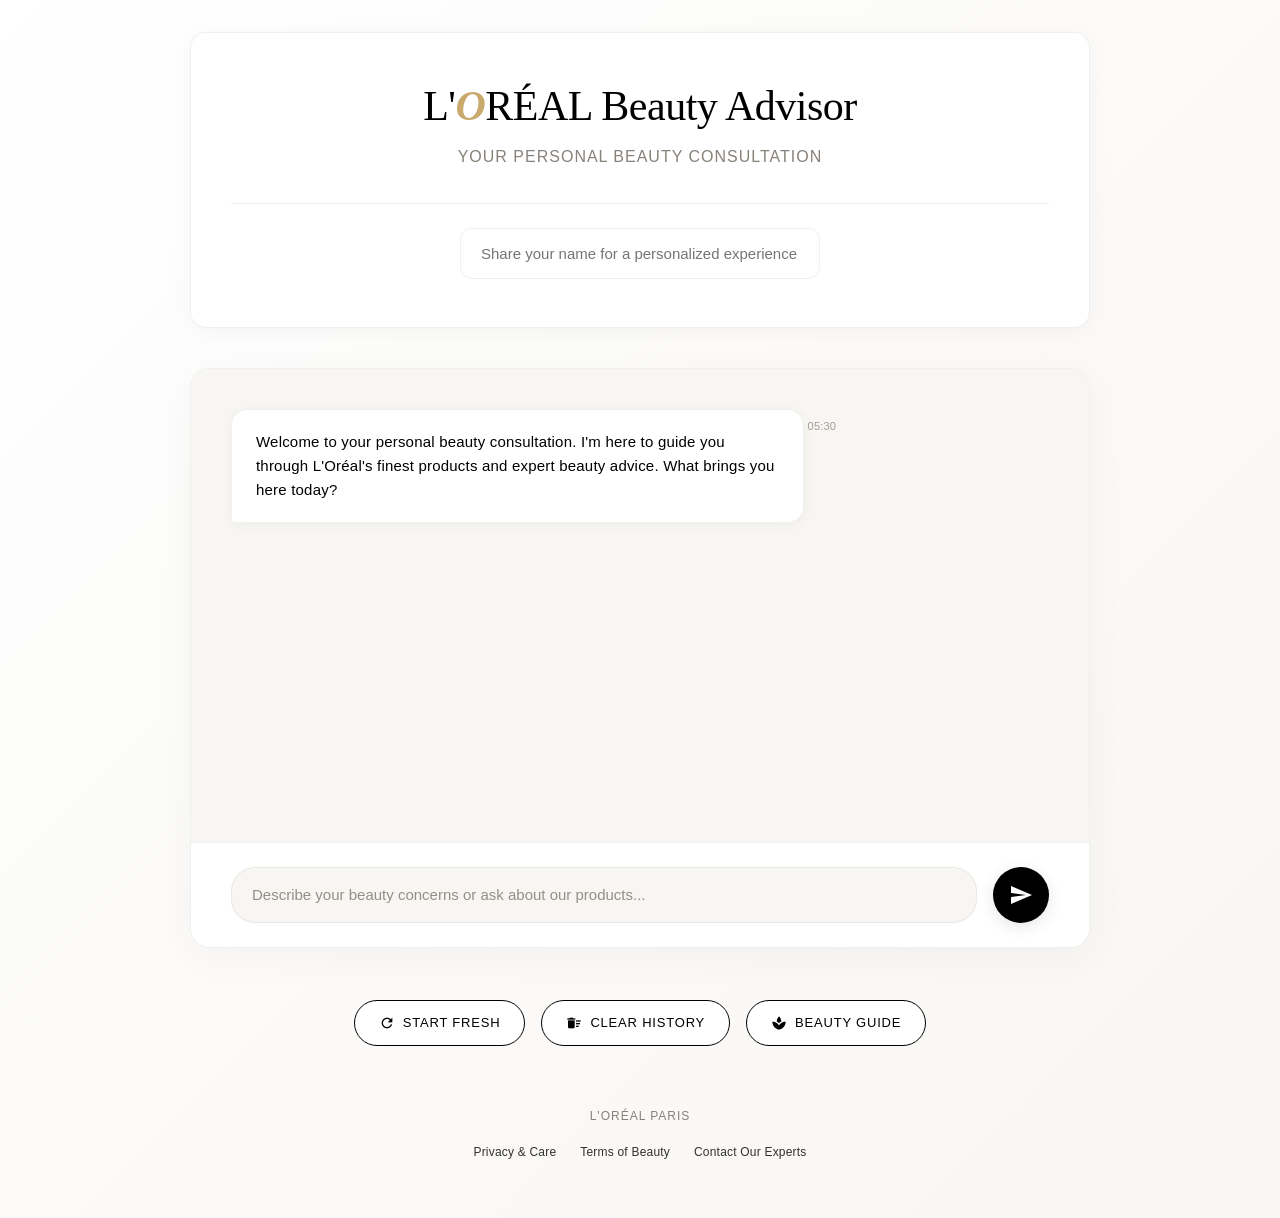
<file: index.html>
<!doctype html>
<html lang="en">
  <head>
    <meta charset="UTF-8" />
    <meta name="viewport" content="width=device-width, initial-scale=1.0" />
    <title>L'Oréal Beauty Advisor</title>
    <link
      href="https://fonts.googleapis.com/icon?family=Material+Icons"
      rel="stylesheet"
    />
    <link
      href="https://fonts.googleapis.com/css2?family=Montserrat:wght@300;500;700&display=swap"
      rel="stylesheet"
    />
    <link rel="stylesheet" href="style.css" />
  </head>

  <body>
    <div class="page-wrapper">
      <!------- Header / Branding ------->
      <header class="site-header">
        <!-- L'Oréal branding -->
        <div class="logo-container">
          <h1 class="site-title">
            L'<span class="loreal-o">O</span>RÉAL Beauty Advisor
          </h1>
          <p class="tagline">Your Personal Beauty Consultation</p>
        </div>

        <!-- User name input -->
        <div class="user-info-section">
          <input
            id="userName"
            type="text"
            placeholder="Share your name for a personalized experience"
            class="user-name-input"
            autocomplete="off"
          />
        </div>
      </header>

      <!------- Main Chat Area ------->
      <main class="main-content">
        <!-- Display latest question ------->
        <section
          id="latestQuestionSection"
          class="latest-question-section"
          style="display: none"
        >
          <div class="latest-question-box">
            <strong>Your Beauty Inquiry</strong>
            <p id="latestQuestion"></p>
          </div>
        </section>

        <!-- Chat messages area ------->
        <section class="chatbox">
          <div id="chatWindow" class="chat-window">
            <!-- Welcome message will appear here -->
          </div>

          <!-- Input form ------->
          <form id="chatForm" class="chat-form">
            <label for="userInput" class="visually-hidden">Message</label>
            <input
              id="userInput"
              name="userInput"
              type="text"
              placeholder="Describe your beauty concerns or ask about our products..."
              autocomplete="off"
              required
            />
            <button type="submit" id="sendBtn" class="send-btn">
              <span class="material-icons">send</span>
              <span class="visually-hidden">Send</span>
            </button>
          </form>
        </section>

        <!-- Action buttons ------->
        <div class="action-buttons">
          <button id="resetBtn" class="action-btn reset-btn">
            <span class="material-icons">refresh</span>
            Start Fresh
          </button>
          <button id="clearBtn" class="action-btn clear-btn">
            <span class="material-icons">delete_sweep</span>
            Clear History
          </button>
          <button id="helpBtn" class="action-btn help-btn">
            <span class="material-icons">spa</span>
            Beauty Guide
          </button>
        </div>
      </main>

      <!------- Footer ------->
      <footer class="site-footer">
        <p>L'<span class="loreal-o">O</span>RÉAL Paris</p>
        <nav>
          <a href="#">Privacy & Care</a>
          <a href="#">Terms of Beauty</a>
          <a href="#">Contact Our Experts</a>
        </nav>
      </footer>
    </div>

    <!-- Link to JavaScript file -->
    <script src="script.js"></script>
  </body>
</html>
</file>
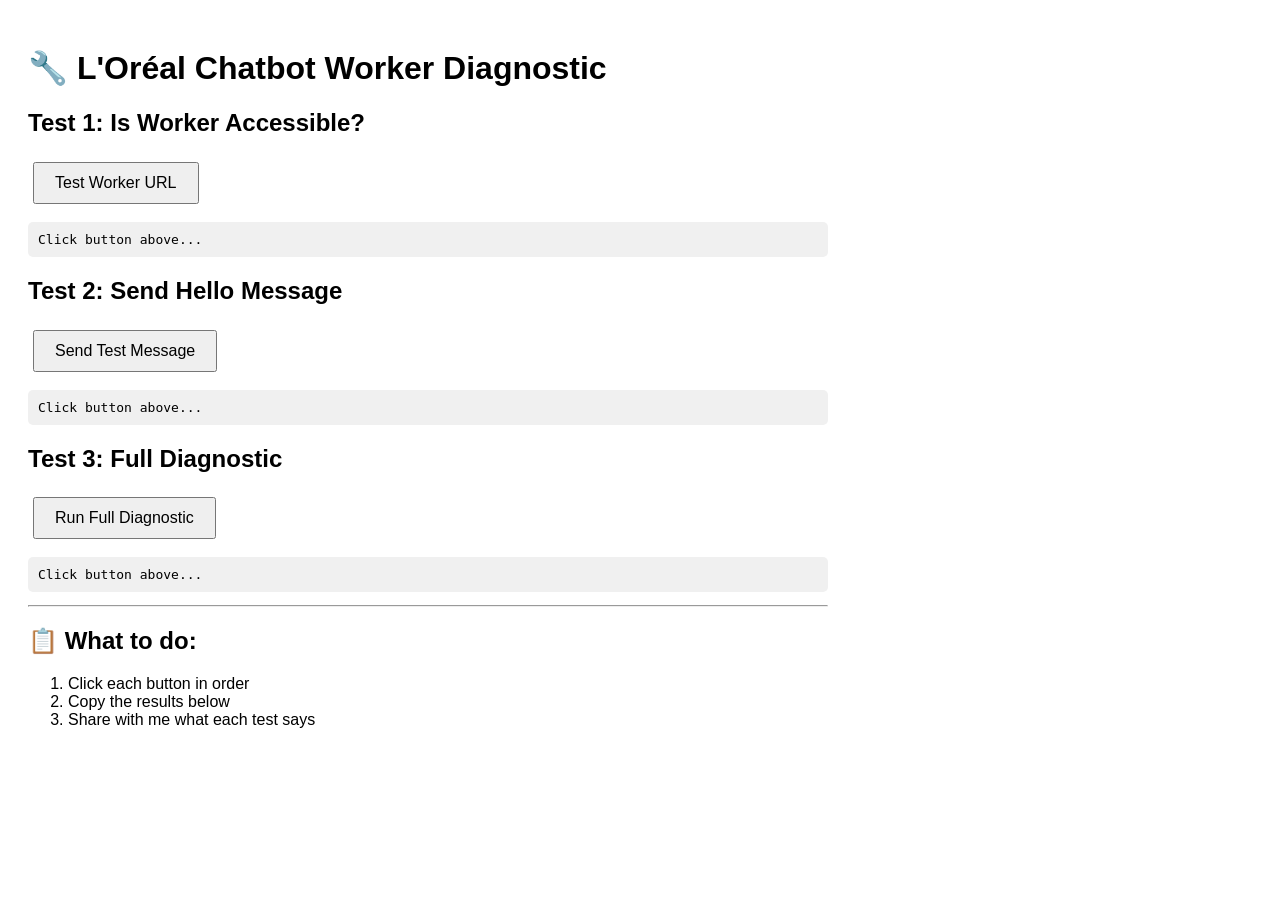
<file: WORKER_TEST.html>
<!doctype html>
<html>
  <head>
    <title>Worker Test</title>
    <style>
      body {
        font-family: Arial;
        padding: 20px;
        max-width: 800px;
      }
      pre {
        background: #f0f0f0;
        padding: 10px;
        border-radius: 5px;
        overflow-x: auto;
      }
      .success {
        color: green;
        font-weight: bold;
      }
      .error {
        color: red;
        font-weight: bold;
      }
      button {
        padding: 10px 20px;
        font-size: 16px;
        margin: 5px;
        cursor: pointer;
      }
    </style>
  </head>
  <body>
    <h1>🔧 L'Oréal Chatbot Worker Diagnostic</h1>

    <h2>Test 1: Is Worker Accessible?</h2>
    <button onclick="testWorkerURL()">Test Worker URL</button>
    <pre id="test1-result">Click button above...</pre>

    <h2>Test 2: Send Hello Message</h2>
    <button onclick="testHelloMessage()">Send Test Message</button>
    <pre id="test2-result">Click button above...</pre>

    <h2>Test 3: Full Diagnostic</h2>
    <button onclick="fullDiagnostic()">Run Full Diagnostic</button>
    <pre id="test3-result">Click button above...</pre>

    <hr />

    <h2>📋 What to do:</h2>
    <ol>
      <li>Click each button in order</li>
      <li>Copy the results below</li>
      <li>Share with me what each test says</li>
    </ol>

    <script>
      const WORKER_URL = "https://loreal-chatbot-worker.jtut.workers.dev";

      function log(elementId, text) {
        document.getElementById(elementId).textContent += text + "\n";
      }

      function clear(elementId) {
        document.getElementById(elementId).textContent = "";
      }

      // Test 1: Simple OPTIONS request
      async function testWorkerURL() {
        clear("test1-result");
        log("test1-result", "🔍 Testing if Worker is accessible...\n");

        try {
          const response = await fetch(WORKER_URL, {
            method: "OPTIONS",
          });

          log(
            "test1-result",
            `Status: ${response.status} ${response.statusText}\n`,
          );

          if (response.ok) {
            log("test1-result", "✅ SUCCESS: Worker is accessible!\n");
            log("test1-result", "Response headers show CORS is working.\n");
          } else {
            log(
              "test1-result",
              "⚠️ Worker responded but with status " + response.status + "\n",
            );
          }
        } catch (error) {
          log("test1-result", `❌ FAILED: ${error.message}\n`);
          log("test1-result", "Worker is NOT accessible. Check:\n");
          log("test1-result", "1. Worker URL is correct\n");
          log("test1-result", "2. Worker is deployed in Cloudflare\n");
          log("test1-result", "3. Your internet connection\n");
        }
      }

      // Test 2: Send empty message
      async function testHelloMessage() {
        clear("test2-result");
        log("test2-result", "🚀 Sending test message to Worker...\n");

        const testPayload = {
          messages: [
            {
              role: "system",
              content: "You are a helpful assistant.",
            },
            {
              role: "user",
              content: "Say hello",
            },
          ],
        };

        try {
          log("test2-result", "📤 POST Request to:\n");
          log("test2-result", WORKER_URL + "\n\n");

          const response = await fetch(WORKER_URL, {
            method: "POST",
            headers: {
              "Content-Type": "application/json",
            },
            body: JSON.stringify(testPayload),
          });

          log("test2-result", `📥 Response Status: ${response.status}\n`);

          const data = await response.json();
          log("test2-result", `Response:\n${JSON.stringify(data, null, 2)}\n`);

          if (data.reply) {
            log("test2-result", "✅ SUCCESS: Worker returned a reply!\n");
            log("test2-result", `Reply: "${data.reply}"\n`);
          } else if (data.error) {
            log("test2-result", `⚠️ Worker error: ${data.error}\n`);
          } else {
            log("test2-result", "❌ Unexpected response format\n");
          }
        } catch (error) {
          log("test2-result", `❌ FAILED: ${error.message}\n`);
          log(
            "test2-result",
            "This means the Worker is not responding to POST requests.\n",
          );
        }
      }

      // Test 3: Full diagnostic
      async function fullDiagnostic() {
        clear("test3-result");

        log("test3-result", "🔍 FULL DIAGNOSTIC REPORT\n");
        log("test3-result", "========================\n\n");

        log("test3-result", "1️⃣ WORKER URL:\n");
        log("test3-result", WORKER_URL + "\n\n");

        log("test3-result", "2️⃣ TESTING WORKER...\n");

        try {
          const response = await fetch(WORKER_URL);
          log(
            "test3-result",
            `✅ Worker is accessible (status: ${response.status})\n\n`,
          );
        } catch (error) {
          log("test3-result", `❌ Cannot reach Worker: ${error.message}\n\n`);
          log("test3-result", "FIX: Redeploy Worker in Cloudflare\n\n");
        }

        log("test3-result", "3️⃣ TESTING API KEY...\n");

        try {
          const response = await fetch(WORKER_URL, {
            method: "POST",
            headers: { "Content-Type": "application/json" },
            body: JSON.stringify({
              messages: [{ role: "user", content: "test" }],
            }),
          });

          const data = await response.json();

          if (data.error && data.error.includes("API key")) {
            log("test3-result", `⚠️ API key issue: ${data.error}\n`);
            log(
              "test3-result",
              "FIX: Add OPENAI_API_KEY to Cloudflare Worker Settings\n\n",
            );
          } else if (data.error) {
            log("test3-result", `⚠️ Other error: ${data.error}\n\n`);
          } else if (data.reply) {
            log("test3-result", `✅ API key is working!\n`);
            log(
              "test3-result",
              `Worker replied: "${data.reply.substring(0, 50)}..."\n\n`,
            );
          }
        } catch (error) {
          log("test3-result", `❌ Network error: ${error.message}\n\n`);
        }

        log("test3-result", "========================\n");
        log("test3-result", "🎯 SUMMARY:\n");
        log("test3-result", "If all tests passed: Your chatbot should work!\n");
        log("test3-result", "If API key test failed: Add key to Cloudflare\n");
        log("test3-result", "If Worker test failed: Redeploy in Cloudflare\n");
      }
    </script>
  </body>
</html>
</file>
<file: style.css>
/* —— basic reset —— */
* {
  box-sizing: border-box;
  margin: 0;
  padding: 0;
}

/* —— L'ORÉAL LUXURY BRAND PALETTE —— */
:root {
  /* Primary Luxury Colors */
  --loreal-black: #000000;
  --loreal-white: #ffffff;
  --loreal-gold: #c9a96e;
  
  /* Neutral Tones */
  --loreal-nude: #f5f0e8;
  --loreal-beige: #ede6d6;
  --loreal-gray-light: #f8f6f3;
  --loreal-gray-medium: #e8e3dd;
  --loreal-gray-dark: #6b635a;
  
  /* Subtle Accents */
  --loreal-gold-soft: #d4c4a8;
  --loreal-shadow: rgba(0, 0, 0, 0.04);
  --loreal-border: rgba(0, 0, 0, 0.06);
}

/* —— LUXURY TYPOGRAPHY —— */
/* Headings: Playfair Display (elegant serif) */
/* Body: Inter/Helvetica Neue (clean sans-serif) */

@import url('https://fonts.googleapis.com/css2?family=Playfair+Display:ital,wght@0,400;0,500;0,600;1,400&family=Inter:wght@300;400;500&display=swap');

body {
  font-family: 'Inter', 'Helvetica Neue', sans-serif;
  color: var(--loreal-black);
  background: linear-gradient(135deg, var(--loreal-white) 0%, var(--loreal-gray-light) 100%);
  min-height: 100vh;
  display: flex;
  justify-content: center;
  padding: 32px 24px;
  line-height: 1.7;
  letter-spacing: 0.2px;
}

.page-wrapper {
  width: 100%;
  max-width: 900px;
}

/* —— HEADER / L'ORÉAL LUXURY BRANDING —— */
.site-header {
  text-align: center;
  padding: 48px 40px;
  background: var(--loreal-white);
  border-radius: 16px;
  box-shadow: 0 4px 24px var(--loreal-shadow);
  margin-bottom: 40px;
  border: 1px solid var(--loreal-border);
}

.logo-container {
  margin-bottom: 24px;
}

.site-title {
  font-family: 'Playfair Display', serif;
  font-size: 42px;
  font-weight: 500;
  color: var(--loreal-black);
  margin-bottom: 12px;
  letter-spacing: -0.5px;
  line-height: 1.2;
}

.site-title .loreal-o {
  color: var(--loreal-gold);
  font-style: italic;
  font-weight: 600;
}

.tagline {
  font-family: 'Inter', sans-serif;
  font-size: 16px;
  color: var(--loreal-gray-dark);
  font-weight: 300;
  letter-spacing: 1px;
  text-transform: uppercase;
  opacity: 0.8;
}

/* User name input */
.user-info-section {
  margin-top: 32px;
  padding-top: 24px;
  border-top: 1px solid var(--loreal-border);
}

.user-name-input {
  padding: 16px 20px;
  border: 1px solid var(--loreal-border);
  border-radius: 12px;
  font-size: 15px;
  font-family: 'Inter', sans-serif;
  width: 100%;
  max-width: 360px;
  background: var(--loreal-white);
  color: var(--loreal-black);
  transition: all 0.3s ease;
}

.user-name-input:focus {
  outline: none;
  border-color: var(--loreal-gold);
  background: var(--loreal-white);
  box-shadow: 0 0 0 3px rgba(201, 169, 110, 0.08);
}

/* —— MAIN CONTENT —— */
.main-content {
  display: flex;
  flex-direction: column;
  gap: 32px;
}

/* Latest Question Display */
.latest-question-section {
  animation: slideDown 0.5s ease-out;
}

.latest-question-box {
  background: linear-gradient(135deg, var(--loreal-nude) 0%, var(--loreal-beige) 100%);
  color: var(--loreal-black);
  padding: 24px 28px;
  border-radius: 16px;
  font-size: 16px;
  box-shadow: 0 4px 20px var(--loreal-shadow);
  border: 1px solid var(--loreal-border);
  font-family: 'Inter', sans-serif;
}

.latest-question-box strong {
  display: block;
  font-size: 13px;
  text-transform: uppercase;
  letter-spacing: 1.2px;
  margin-bottom: 12px;
  opacity: 0.7;
  font-weight: 500;
  color: var(--loreal-gray-dark);
}

.latest-question-box p {
  font-size: 16px;
  line-height: 1.6;
  font-weight: 400;
  margin: 0;
}

/* —— CHATBOX STYLING —— */
.chatbox {
  background: var(--loreal-white);
  border-radius: 20px;
  box-shadow: 0 8px 40px var(--loreal-shadow);
  display: flex;
  flex-direction: column;
  height: 580px;
  overflow: hidden;
  border: 1px solid var(--loreal-border);
}

.chat-window {
  flex: 1;
  overflow-y: auto;
  padding: 40px;
  display: flex;
  flex-direction: column;
  gap: 20px;
  background: var(--loreal-gray-light);
}

.chat-window::-webkit-scrollbar {
  width: 4px;
}

.chat-window::-webkit-scrollbar-track {
  background: transparent;
}

.chat-window::-webkit-scrollbar-thumb {
  background: var(--loreal-gold);
  border-radius: 2px;
}

.chat-window::-webkit-scrollbar-thumb:hover {
  background: var(--loreal-gold-soft);
}

/* —— MESSAGE BUBBLES —— */
.message-container {
  display: flex;
  margin-bottom: 4px;
  animation: fadeIn 0.4s ease-in;
}

.message-container.user {
  justify-content: flex-end;
}

.message-container.assistant {
  justify-content: flex-start;
}

.message-bubble {
  max-width: 70%;
  padding: 20px 24px;
  border-radius: 16px;
  word-wrap: break-word;
  font-size: 15px;
  line-height: 1.6;
  box-shadow: 0 2px 12px var(--loreal-shadow);
  transition: transform 0.2s ease, box-shadow 0.2s ease;
  font-family: 'Inter', sans-serif;
  font-weight: 400;
}

.message-bubble:hover {
  transform: translateY(-1px);
  box-shadow: 0 4px 16px var(--loreal-shadow);
}

.message-bubble.user {
  background: var(--loreal-nude);
  color: var(--loreal-black);
  border-bottom-right-radius: 4px;
  border: 1px solid var(--loreal-gray-medium);
}

.message-bubble.assistant {
  background: var(--loreal-white);
  color: var(--loreal-black);
  border-bottom-left-radius: 4px;
  border: 1px solid var(--loreal-border);
}

.message-time {
  font-size: 11px;
  margin-top: 8px;
  opacity: 0.6;
  padding: 0 4px;
  font-family: 'Inter', sans-serif;
  font-weight: 400;
  color: var(--loreal-gray-dark);
}

.message-container.user .message-time {
  text-align: right;
}

.message-container.assistant .message-time {
  text-align: left;
}

/* —— CHAT FORM / INPUT —— */
.chat-form {
  display: flex;
  gap: 16px;
  padding: 24px 40px;
  background: var(--loreal-white);
  border-top: 1px solid var(--loreal-border);
}

.chat-form input {
  flex: 1;
  padding: 16px 20px;
  border: 1px solid var(--loreal-border);
  border-radius: 24px;
  font-size: 15px;
  font-family: 'Inter', sans-serif;
  background: var(--loreal-gray-light);
  color: var(--loreal-black);
  transition: all 0.3s ease;
}

.chat-form input::placeholder {
  color: var(--loreal-gray-dark);
  opacity: 0.7;
}

.chat-form input:focus {
  outline: none;
  border-color: var(--loreal-gold);
  background: var(--loreal-white);
  box-shadow: 0 0 0 3px rgba(201, 169, 110, 0.06);
}

.send-btn {
  width: 56px;
  height: 56px;
  padding: 0;
  border: none;
  border-radius: 50%;
  background: var(--loreal-black);
  color: var(--loreal-white);
  font-size: 20px;
  cursor: pointer;
  display: flex;
  align-items: center;
  justify-content: center;
  transition: all 0.3s ease;
  flex-shrink: 0;
  box-shadow: 0 4px 16px rgba(0, 0, 0, 0.1);
}

.send-btn:hover {
  background: var(--loreal-gold);
  color: var(--loreal-black);
  transform: scale(1.02);
}

.send-btn:active {
  transform: scale(0.98);
}

.send-btn:focus {
  outline: none;
  box-shadow: 0 0 0 3px rgba(201, 169, 110, 0.2);
}

.send-btn .material-icons {
  font-size: 24px;
}

/* —— ACTION BUTTONS —— */
.action-buttons {
  display: flex;
  gap: 16px;
  justify-content: center;
  flex-wrap: wrap;
  padding: 20px 0 12px;
}

.action-btn {
  display: flex;
  align-items: center;
  gap: 8px;
  padding: 14px 24px;
  border: 1px solid var(--loreal-black);
  border-radius: 24px;
  background: var(--loreal-white);
  color: var(--loreal-black);
  font-size: 13px;
  font-weight: 500;
  font-family: 'Inter', sans-serif;
  cursor: pointer;
  transition: all 0.3s ease;
  text-transform: uppercase;
  letter-spacing: 0.8px;
}

.action-btn .material-icons {
  font-size: 16px;
}

.action-btn:hover {
  background: var(--loreal-black);
  color: var(--loreal-white);
  transform: translateY(-1px);
  box-shadow: 0 4px 16px rgba(0, 0, 0, 0.08);
}

.action-btn:active {
  transform: translateY(0);
}

.action-btn:focus {
  outline: none;
  box-shadow: 0 0 0 3px rgba(0, 0, 0, 0.1);
}

/* —— ANIMATIONS —— */
@keyframes fadeIn {
  from {
    opacity: 0;
    transform: translateY(8px);
  }
  to {
    opacity: 1;
    transform: translateY(0);
  }
}

@keyframes slideDown {
  from {
    opacity: 0;
    transform: translateY(-8px);
  }
  to {
    opacity: 1;
    transform: translateY(0);
  }
}

@keyframes pulse {
  0%,
  100% {
    opacity: 1;
  }
  50% {
    opacity: 0.7;
  }
}

.typing-indicator {
  display: flex;
  gap: 6px;
  padding: 8px;
}

.typing-indicator span {
  width: 8px;
  height: 8px;
  border-radius: 50%;
  background: var(--loreal-gold);
  animation: pulse 1.6s infinite;
}

.typing-indicator span:nth-child(2) {
  animation-delay: 0.2s;
}

.typing-indicator span:nth-child(3) {
  animation-delay: 0.4s;
}

/* —— FOOTER —— */
.site-footer {
  margin: 48px 0 24px;
  text-align: center;
  font-size: 12px;
  color: var(--loreal-gray-dark);
  font-family: 'Inter', sans-serif;
  font-weight: 400;
}

.site-footer p {
  margin-bottom: 16px;
  text-transform: uppercase;
  letter-spacing: 1px;
  opacity: 0.8;
}

.site-footer nav {
  display: flex;
  justify-content: center;
  gap: 24px;
  flex-wrap: wrap;
}

.site-footer a {
  color: var(--loreal-black);
  text-decoration: none;
  transition: color 0.3s ease;
  font-weight: 400;
  opacity: 0.8;
}

.site-footer a:hover {
  color: var(--loreal-gold);
  opacity: 1;
}

/* —— ACCESSIBILITY —— */
.visually-hidden {
  position: absolute;
  width: 1px;
  height: 1px;
  padding: 0;
  margin: -1px;
  overflow: hidden;
  clip: rect(0, 0, 0, 0);
  white-space: nowrap;
  border: 0;
}

/* —— RESPONSIVE DESIGN —— */
@media (max-width: 768px) {
  .site-title {
    font-size: 32px;
  }

  .tagline {
    font-size: 15px;
  }

  .chatbox {
    height: 500px;
  }

  .message-bubble {
    max-width: 85%;
    font-size: 14px;
  }

  .chat-form input {
    font-size: 15px;
  }

  .action-buttons {
    gap: 12px;
  }

  .action-btn {
    font-size: 12px;
    padding: 12px 18px;
  }
}

@media (max-width: 480px) {
  .page-wrapper {
    width: 100%;
  }

  .site-title {
    font-size: 26px;
  }

  .chatbox {
    height: 420px;
  }

  .message-bubble {
    max-width: 92%;
    font-size: 14px;
    padding: 16px 20px;
  }

  .chat-form {
    gap: 12px;
    padding: 20px;
  }

  .send-btn {
    width: 48px;
    height: 48px;
  }

  .action-buttons {
    gap: 8px;
  }

  .action-btn {
    font-size: 11px;
    padding: 10px 16px;
  }
}
</file>
